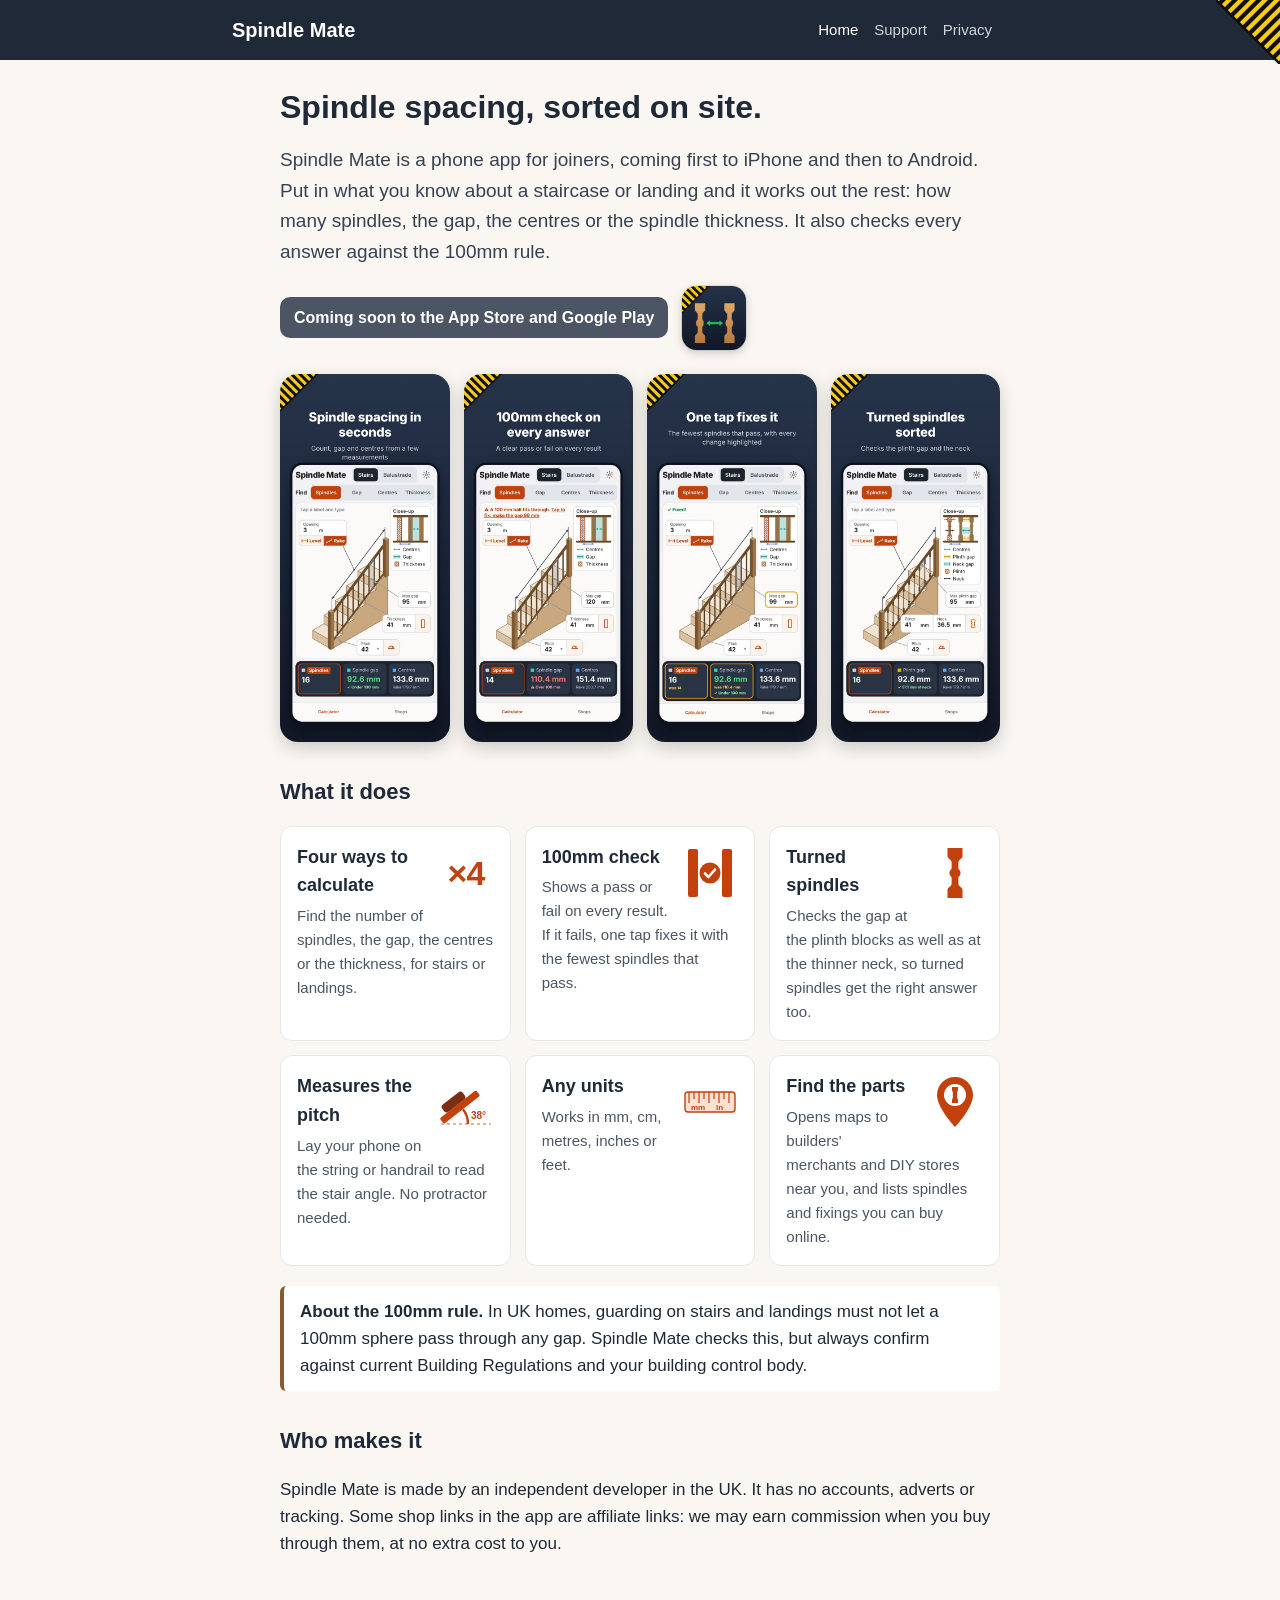
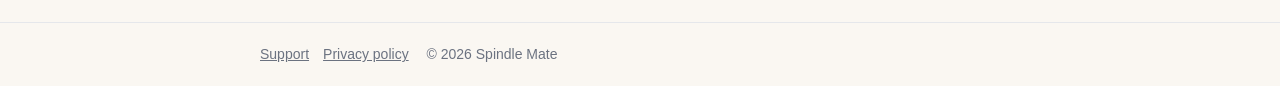
<file: docs/index.html>
<!DOCTYPE html>
<html lang="en-GB">
<head>
<meta charset="utf-8">
<meta name="viewport" content="width=device-width, initial-scale=1, viewport-fit=cover">
<meta name="theme-color" content="#1F2937">
<meta name="apple-mobile-web-app-capable" content="yes">
<meta name="apple-mobile-web-app-status-bar-style" content="black-translucent">
<title>Spindle Mate – spindle spacing calculator for joiners</title>
<meta name="description" content="Spindle Mate, for iPhone and Android, works out spindle spacing for stairs and landings, checks the 100mm rule, and finds the parts you need. Built for joiners.">
<!-- Awin: Spindle Mate promotional space -->
<meta name="awin-verification" content="Awin">
<link rel="stylesheet" href="style.css">
<link rel="icon" href="img/icon.png">
<link rel="apple-touch-icon" href="img/icon.png">
</head>
<body>
<header><svg class="hazard" aria-hidden="true" viewBox="0 0 64 64" width="64" height="64"><defs><clipPath id="hz"><path d="M64,0 V64 L0,0 Z"/></clipPath></defs><g clip-path="url(#hz)"><rect width="64" height="64" fill="#FACC15"/><path d="M4,0 h6 l-70,70 h-6 Z" fill="#111111"/><path d="M16,0 h6 l-70,70 h-6 Z" fill="#111111"/><path d="M28,0 h6 l-70,70 h-6 Z" fill="#111111"/><path d="M40,0 h6 l-70,70 h-6 Z" fill="#111111"/><path d="M52,0 h6 l-70,70 h-6 Z" fill="#111111"/><path d="M64,0 h6 l-70,70 h-6 Z" fill="#111111"/><path d="M76,0 h6 l-70,70 h-6 Z" fill="#111111"/><path d="M88,0 h6 l-70,70 h-6 Z" fill="#111111"/><path d="M100,0 h6 l-70,70 h-6 Z" fill="#111111"/><path d="M112,0 h6 l-70,70 h-6 Z" fill="#111111"/><path d="M124,0 h6 l-70,70 h-6 Z" fill="#111111"/><path d="M136,0 h6 l-70,70 h-6 Z" fill="#111111"/></g><line x1="-1" y1="-1" x2="65" y2="65" stroke="#111111" stroke-width="2.5"/></svg><div class="wrap">
  <a class="brand" href="./">Spindle Mate</a>
  <nav><a href="./" aria-current="page">Home</a><a href="support.html">Support</a><a href="privacy.html">Privacy</a></nav>
</div></header>
<main class="wrap">
  <h1>Spindle spacing, sorted on site.</h1>
  <p class="lead">Spindle Mate is a phone app for joiners, coming first to iPhone and then to Android. Put in what you know about a staircase or landing and it works out the rest: how many spindles, the gap, the centres or the spindle thickness. It also checks every answer against the 100mm rule.</p>
  <div class="launch"><span class="badge soon">Coming soon to the App Store and Google Play</span><img src="img/icon.png" width="64" height="64" alt="Spindle Mate app icon" class="appicon"></div>

  <div class="shots" aria-label="Screenshots">
    <img src="img/screen1.jpg" width="300" height="652" alt="Spindle spacing in seconds: 16 spindles, a 92.6 mm gap passing the 100 mm check">
    <img src="img/screen2.jpg" width="300" height="652" alt="100 mm check on every answer: a 110.4 mm gap failing, with Tap to fix">
    <img src="img/screen3.jpg" width="300" height="652" alt="One tap fixes it: now 16 spindles, the changed boxes highlighted">
    <img src="img/screen4.jpg" width="300" height="652" alt="Turned spindles: plinth gap with the gap at the neck checked">
  </div>

  <h2>What it does</h2>
  <div class="grid">
    <div class="card feature"><svg class="glyph" aria-hidden="true" viewBox="0 0 56 56" width="56" height="56"><text x="28" y="40" text-anchor="middle" font-family="-apple-system,BlinkMacSystemFont,Segoe UI,Roboto,Helvetica,Arial,sans-serif" font-size="34" font-weight="800" fill="#C2410C" letter-spacing="-1">×4</text></svg><h3>Four ways to calculate</h3><p>Find the number of spindles, the gap, the centres or the thickness, for stairs or landings.</p></div>
    <div class="card feature"><svg class="glyph" aria-hidden="true" viewBox="0 0 56 56" width="56" height="56"><rect x="6" y="4" width="10" height="48" rx="2" fill="#C2410C"/><rect x="40" y="4" width="10" height="48" rx="2" fill="#C2410C"/><circle cx="28" cy="28" r="10.5" fill="#C2410C"/><path d="M23,28.5 l3.5,3.5 l6.5,-7.5" fill="none" stroke="#fff" stroke-width="2.6" stroke-linecap="round" stroke-linejoin="round"/></svg><h3>100mm check</h3><p>Shows a pass or fail on every result. If it fails, one tap fixes it with the fewest spindles that pass.</p></div>
    <div class="card feature"><svg class="glyph" aria-hidden="true" viewBox="0 0 56 56" width="56" height="56"><path d="M20.5,3 h15 v8.5 C35.5,13.5 31.375,14.5 31.375,17.5 L31.375,24.0 C34.3,26.0 34.3,30.0 31.375,32.0 L31.375,38.5 C31.375,41.5 35.5,42.5 35.5,44.5 v8.5 h-15 v-8.5 C20.5,42.5 24.625,41.5 24.625,38.5 L24.625,32.0 C21.7,30.0 21.7,26.0 24.625,24.0 L24.625,17.5 C24.625,14.5 20.5,13.5 20.5,11.5 Z" fill="#C2410C"/></svg><h3>Turned spindles</h3><p>Checks the gap at the plinth blocks as well as at the thinner neck, so turned spindles get the right answer too.</p></div>
    <div class="card feature"><svg class="glyph" aria-hidden="true" viewBox="0 0 56 56" width="56" height="56"><line x1="3" y1="50" x2="53" y2="50" stroke="#C2410C" stroke-width="2" stroke-dasharray="3 3" opacity=".4"/><g transform="rotate(-38 6 50)"><rect x="6" y="43" width="46" height="7" rx="1.5" fill="#C2410C"/><rect x="14" y="34" width="26" height="9" rx="3" fill="#7C2D12"/></g><path d="M30,50 A24,24 0 0 0 25,35.3" fill="none" stroke="#C2410C" stroke-width="2.4"/><text x="33" y="45" font-family="-apple-system,Helvetica,Arial" font-size="10" font-weight="800" fill="#C2410C">38°</text></svg><h3>Measures the pitch</h3><p>Lay your phone on the string or handrail to read the stair angle. No protractor needed.</p></div>
    <div class="card feature"><svg class="glyph" aria-hidden="true" viewBox="0 0 56 56" width="56" height="56"><rect x="3" y="18" width="50" height="20" rx="3" fill="#FBE1D1" stroke="#C2410C" stroke-width="1.4"/><line x1="7" y1="18" x2="7" y2="29" stroke="#C2410C" stroke-width="1.2"/><line x1="12" y1="18" x2="12" y2="25" stroke="#C2410C" stroke-width="1.2"/><line x1="17" y1="18" x2="17" y2="29" stroke="#C2410C" stroke-width="1.2"/><line x1="22" y1="18" x2="22" y2="25" stroke="#C2410C" stroke-width="1.2"/><line x1="27" y1="18" x2="27" y2="29" stroke="#C2410C" stroke-width="1.2"/><line x1="32" y1="18" x2="32" y2="25" stroke="#C2410C" stroke-width="1.2"/><line x1="37" y1="18" x2="37" y2="29" stroke="#C2410C" stroke-width="1.2"/><line x1="42" y1="18" x2="42" y2="25" stroke="#C2410C" stroke-width="1.2"/><line x1="47" y1="18" x2="47" y2="29" stroke="#C2410C" stroke-width="1.2"/><text x="9" y="35.5" font-family="-apple-system,Helvetica,Arial" font-size="8" font-weight="800" fill="#C2410C">mm</text><text x="34" y="35.5" font-family="-apple-system,Helvetica,Arial" font-size="8" font-weight="800" fill="#C2410C">in</text></svg><h3>Any units</h3><p>Works in mm, cm, metres, inches or feet.</p></div>
    <div class="card feature"><svg class="glyph" aria-hidden="true" viewBox="0 0 56 56" width="56" height="56"><path d="M28,53 C28,53 10,34 10,21 A18,18 0 0 1 46,21 C46,34 28,53 28,53 Z" fill="#C2410C"/><circle cx="28" cy="21" r="11" fill="#fff"/><path d="M25.0,13 h6 v2.72 C31.0,17.72 29.35,18.72 29.35,21.72 L29.35,17.0 C30.52,19.0 30.52,23.0 29.35,25.0 L29.35,20.28 C29.35,23.28 31.0,24.28 31.0,26.28 v2.72 h-6 v-2.72 C25.0,24.28 26.65,23.28 26.65,20.28 L26.65,25.0 C25.48,23.0 25.48,19.0 26.65,17.0 L26.65,21.72 C26.65,18.72 25.0,17.72 25.0,15.72 Z" fill="#C2410C"/></svg><h3>Find the parts</h3><p>Opens maps to builders' merchants and DIY stores near you, and lists spindles and fixings you can buy online.</p></div>
  </div>

  <div class="note">
    <strong>About the 100mm rule.</strong> In UK homes, guarding on stairs and landings must not let a 100mm sphere pass through any gap. Spindle Mate checks this, but always confirm against current Building Regulations and your building control body.
  </div>

  <h2>Who makes it</h2>
  <p>Spindle Mate is made by an independent developer in the UK. It has no accounts, adverts or tracking. Some shop links in the app are affiliate links: we may earn commission when you buy through them, at no extra cost to you.</p>
</main>
<footer><div class="wrap">
  <a href="support.html">Support</a><a href="privacy.html">Privacy policy</a>
  <span>© 2026 Spindle Mate</span>
</div></footer>
</body>
</html>
</file>
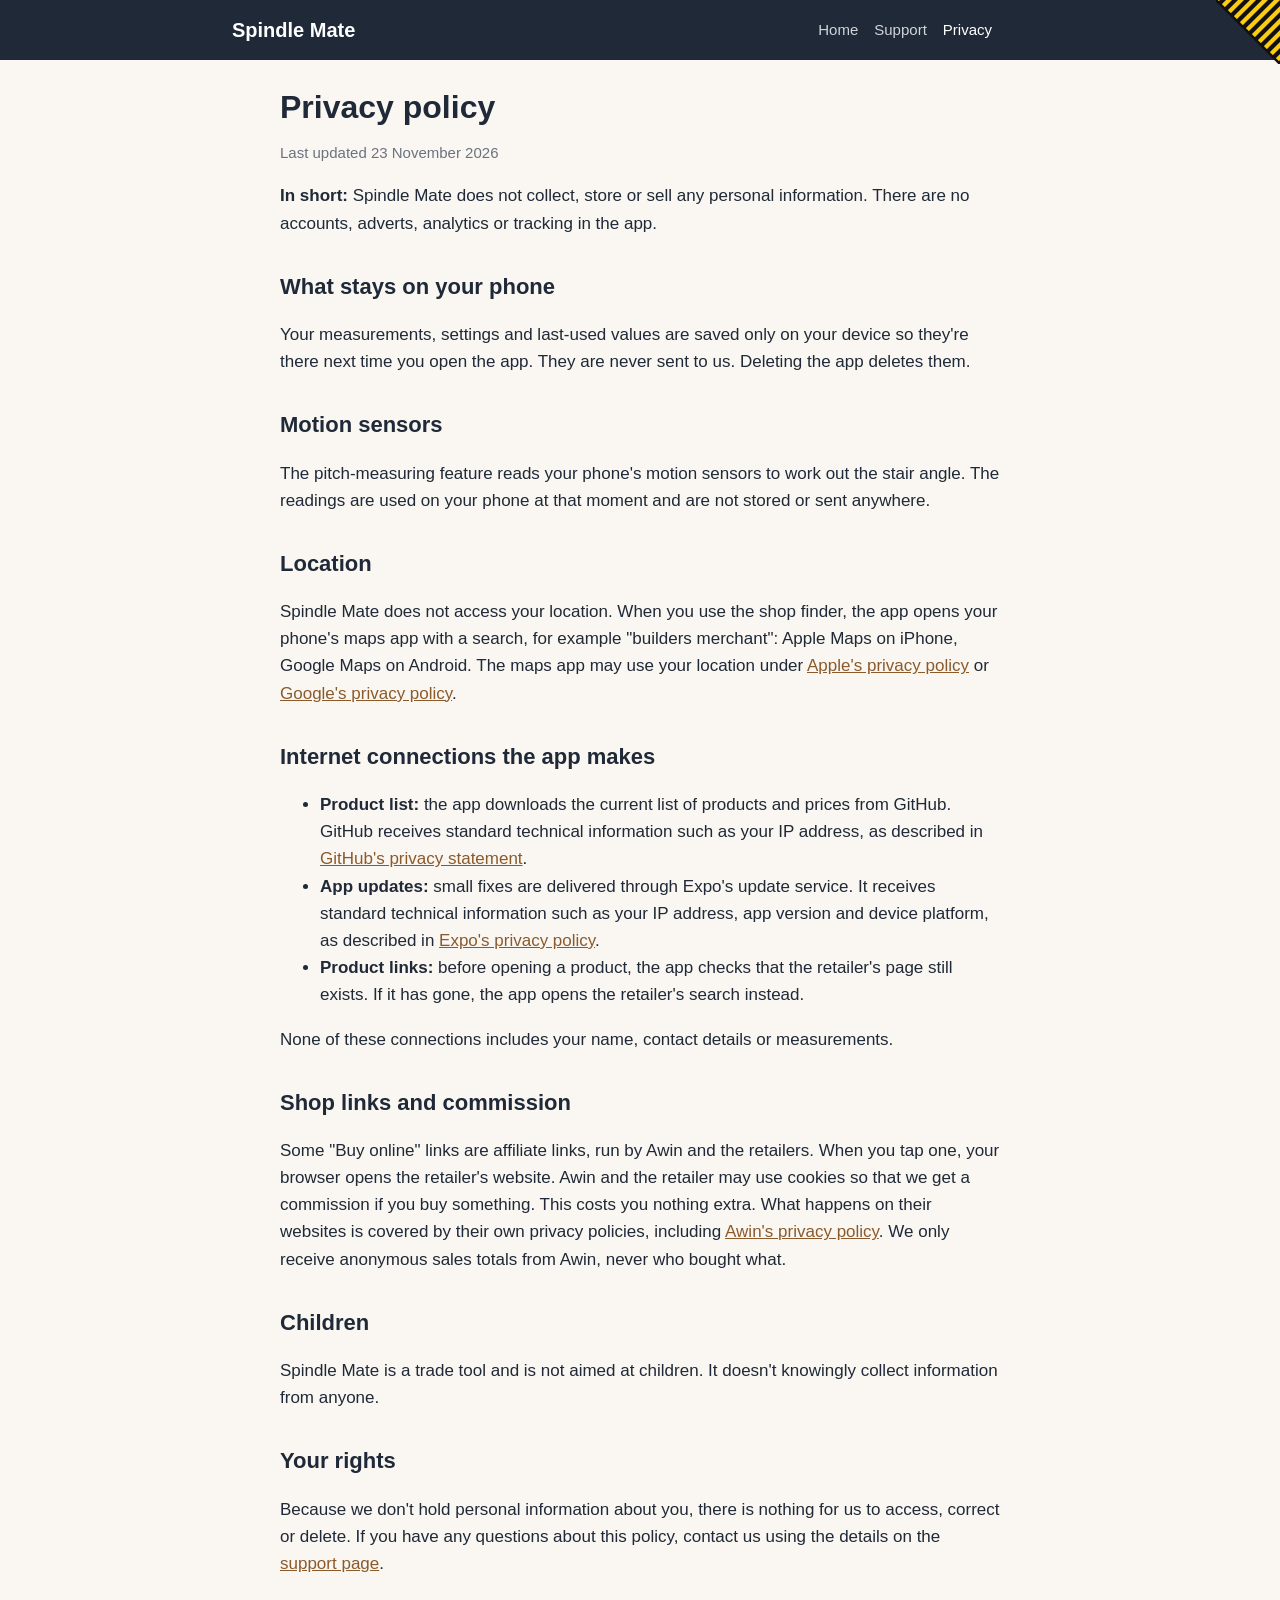
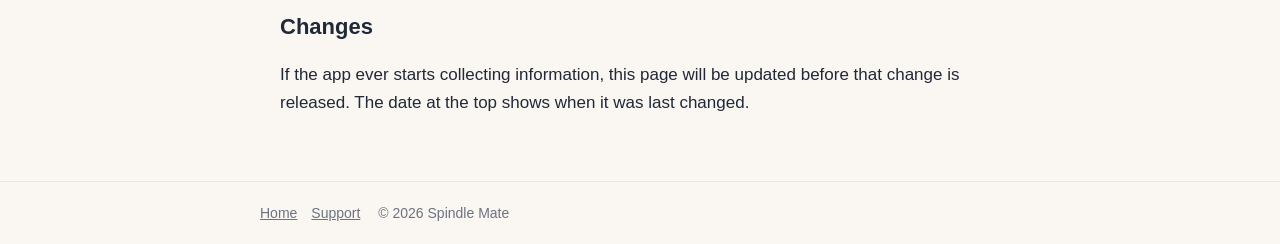
<file: docs/privacy.html>
<!DOCTYPE html>
<html lang="en-GB">
<head>
<meta charset="utf-8">
<meta name="viewport" content="width=device-width, initial-scale=1, viewport-fit=cover">
<meta name="theme-color" content="#1F2937">
<meta name="apple-mobile-web-app-capable" content="yes">
<meta name="apple-mobile-web-app-status-bar-style" content="black-translucent">
<title>Privacy policy – Spindle Mate</title>
<link rel="stylesheet" href="style.css">
<link rel="icon" href="img/icon.png">
<link rel="apple-touch-icon" href="img/icon.png">
</head>
<body>
<header><svg class="hazard" aria-hidden="true" viewBox="0 0 64 64" width="64" height="64"><defs><clipPath id="hz"><path d="M64,0 V64 L0,0 Z"/></clipPath></defs><g clip-path="url(#hz)"><rect width="64" height="64" fill="#FACC15"/><path d="M4,0 h6 l-70,70 h-6 Z" fill="#111111"/><path d="M16,0 h6 l-70,70 h-6 Z" fill="#111111"/><path d="M28,0 h6 l-70,70 h-6 Z" fill="#111111"/><path d="M40,0 h6 l-70,70 h-6 Z" fill="#111111"/><path d="M52,0 h6 l-70,70 h-6 Z" fill="#111111"/><path d="M64,0 h6 l-70,70 h-6 Z" fill="#111111"/><path d="M76,0 h6 l-70,70 h-6 Z" fill="#111111"/><path d="M88,0 h6 l-70,70 h-6 Z" fill="#111111"/><path d="M100,0 h6 l-70,70 h-6 Z" fill="#111111"/><path d="M112,0 h6 l-70,70 h-6 Z" fill="#111111"/><path d="M124,0 h6 l-70,70 h-6 Z" fill="#111111"/><path d="M136,0 h6 l-70,70 h-6 Z" fill="#111111"/></g><line x1="-1" y1="-1" x2="65" y2="65" stroke="#111111" stroke-width="2.5"/></svg><div class="wrap">
  <a class="brand" href="./">Spindle Mate</a>
  <nav><a href="./">Home</a><a href="support.html">Support</a><a href="privacy.html" aria-current="page">Privacy</a></nav>
</div></header>
<main class="wrap">
  <h1>Privacy policy</h1>
  <p class="muted">Last updated 23 November 2026</p>

  <p><strong>In short:</strong> Spindle Mate does not collect, store or sell any personal information. There are no accounts, adverts, analytics or tracking in the app.</p>

  <h2>What stays on your phone</h2>
  <p>Your measurements, settings and last-used values are saved only on your device so they're there next time you open the app. They are never sent to us. Deleting the app deletes them.</p>

  <h2>Motion sensors</h2>
  <p>The pitch-measuring feature reads your phone's motion sensors to work out the stair angle. The readings are used on your phone at that moment and are not stored or sent anywhere.</p>

  <h2>Location</h2>
  <p>Spindle Mate does not access your location. When you use the shop finder, the app opens your phone's maps app with a search, for example "builders merchant": Apple Maps on iPhone, Google Maps on Android. The maps app may use your location under <a href="https://www.apple.com/legal/privacy/">Apple's privacy policy</a> or <a href="https://policies.google.com/privacy">Google's privacy policy</a>.</p>

  <h2>Internet connections the app makes</h2>
  <ul>
    <li><strong>Product list:</strong> the app downloads the current list of products and prices from GitHub. GitHub receives standard technical information such as your IP address, as described in <a href="https://docs.github.com/en/site-policy/privacy-policies/github-general-privacy-statement">GitHub's privacy statement</a>.</li>
    <li><strong>App updates:</strong> small fixes are delivered through Expo's update service. It receives standard technical information such as your IP address, app version and device platform, as described in <a href="https://expo.dev/privacy">Expo's privacy policy</a>.</li>
    <li><strong>Product links:</strong> before opening a product, the app checks that the retailer's page still exists. If it has gone, the app opens the retailer's search instead.</li>
  </ul>
  <p>None of these connections includes your name, contact details or measurements.</p>

  <h2>Shop links and commission</h2>
  <p>Some "Buy online" links are affiliate links, run by Awin and the retailers. When you tap one, your browser opens the retailer's website. Awin and the retailer may use cookies so that we get a commission if you buy something. This costs you nothing extra. What happens on their websites is covered by their own privacy policies, including <a href="https://www.awin.com/gb/privacy">Awin's privacy policy</a>. We only receive anonymous sales totals from Awin, never who bought what.</p>

  <h2>Children</h2>
  <p>Spindle Mate is a trade tool and is not aimed at children. It doesn't knowingly collect information from anyone.</p>

  <h2>Your rights</h2>
  <p>Because we don't hold personal information about you, there is nothing for us to access, correct or delete. If you have any questions about this policy, contact us using the details on the <a href="support.html">support page</a>.</p>

  <h2>Changes</h2>
  <p>If the app ever starts collecting information, this page will be updated before that change is released. The date at the top shows when it was last changed.</p>
</main>
<footer><div class="wrap">
  <a href="./">Home</a><a href="support.html">Support</a>
  <span>© 2026 Spindle Mate</span>
</div></footer>
</body>
</html>
</file>
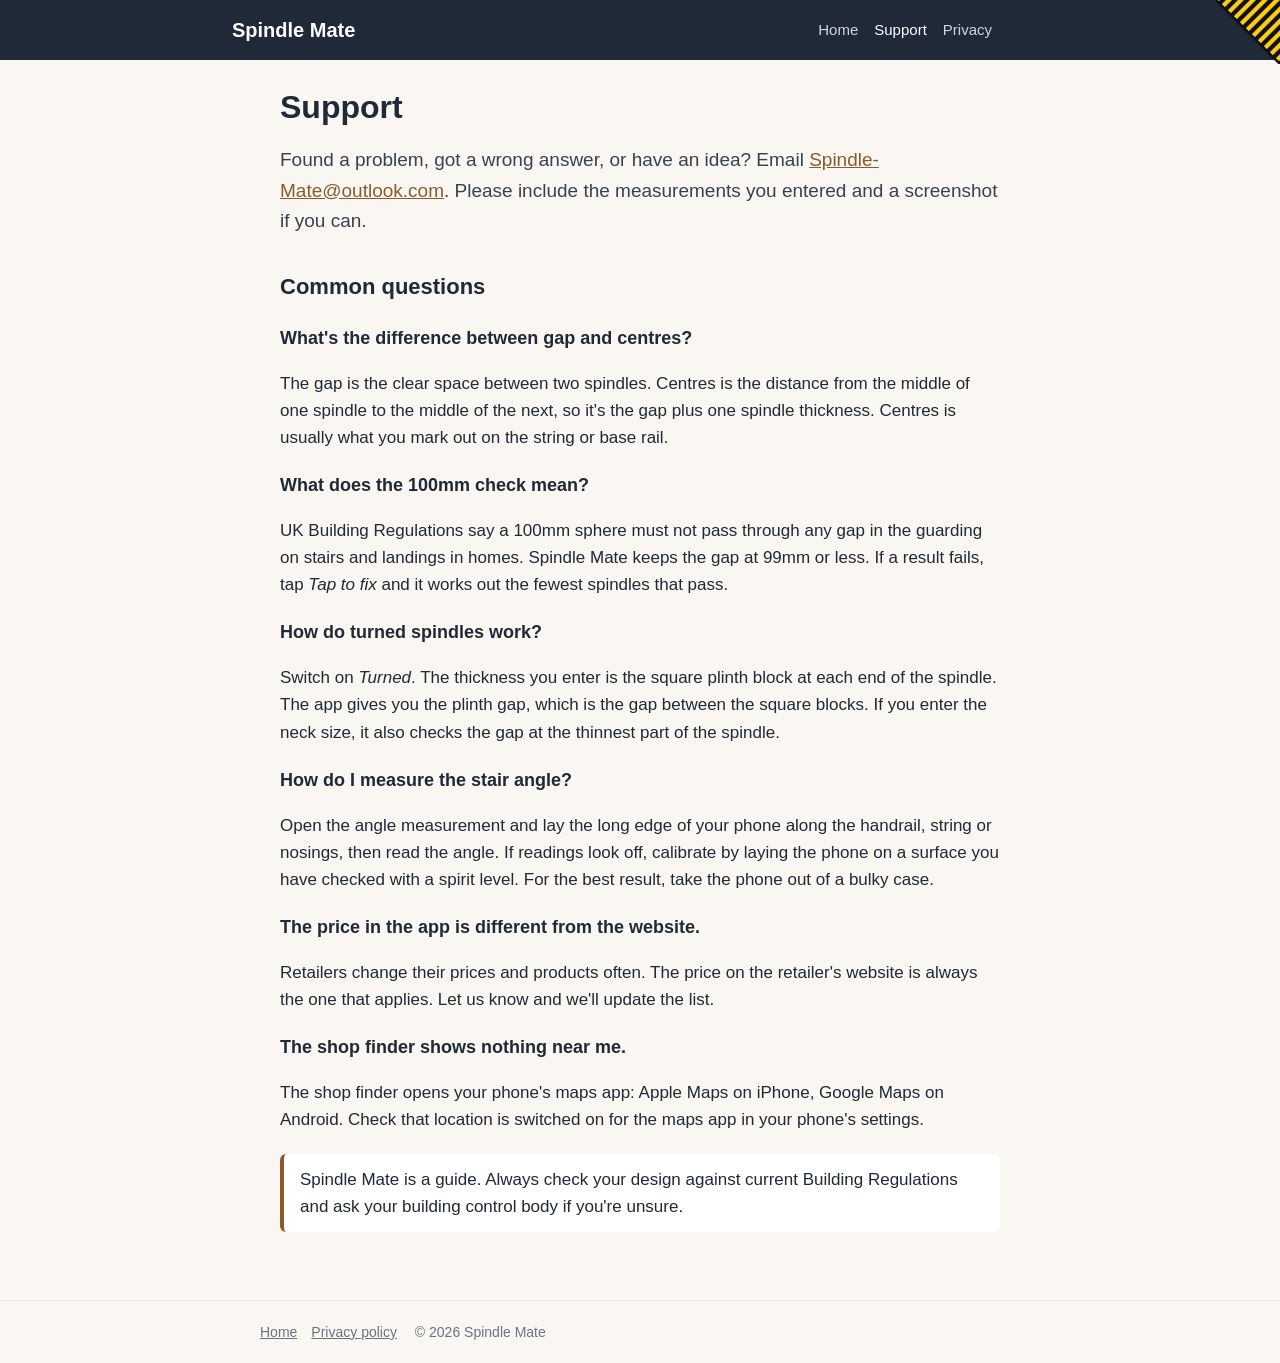
<file: docs/support.html>
<!DOCTYPE html>
<html lang="en-GB">
<head>
<meta charset="utf-8">
<meta name="viewport" content="width=device-width, initial-scale=1, viewport-fit=cover">
<meta name="theme-color" content="#1F2937">
<meta name="apple-mobile-web-app-capable" content="yes">
<meta name="apple-mobile-web-app-status-bar-style" content="black-translucent">
<title>Support – Spindle Mate</title>
<link rel="stylesheet" href="style.css">
<link rel="icon" href="img/icon.png">
<link rel="apple-touch-icon" href="img/icon.png">
</head>
<body>
<header><svg class="hazard" aria-hidden="true" viewBox="0 0 64 64" width="64" height="64"><defs><clipPath id="hz"><path d="M64,0 V64 L0,0 Z"/></clipPath></defs><g clip-path="url(#hz)"><rect width="64" height="64" fill="#FACC15"/><path d="M4,0 h6 l-70,70 h-6 Z" fill="#111111"/><path d="M16,0 h6 l-70,70 h-6 Z" fill="#111111"/><path d="M28,0 h6 l-70,70 h-6 Z" fill="#111111"/><path d="M40,0 h6 l-70,70 h-6 Z" fill="#111111"/><path d="M52,0 h6 l-70,70 h-6 Z" fill="#111111"/><path d="M64,0 h6 l-70,70 h-6 Z" fill="#111111"/><path d="M76,0 h6 l-70,70 h-6 Z" fill="#111111"/><path d="M88,0 h6 l-70,70 h-6 Z" fill="#111111"/><path d="M100,0 h6 l-70,70 h-6 Z" fill="#111111"/><path d="M112,0 h6 l-70,70 h-6 Z" fill="#111111"/><path d="M124,0 h6 l-70,70 h-6 Z" fill="#111111"/><path d="M136,0 h6 l-70,70 h-6 Z" fill="#111111"/></g><line x1="-1" y1="-1" x2="65" y2="65" stroke="#111111" stroke-width="2.5"/></svg><div class="wrap">
  <a class="brand" href="./">Spindle Mate</a>
  <nav><a href="./">Home</a><a href="support.html" aria-current="page">Support</a><a href="privacy.html">Privacy</a></nav>
</div></header>
<main class="wrap">
  <h1>Support</h1>
  <p class="lead">Found a problem, got a wrong answer, or have an idea? Email <a href="mailto:Spindle-Mate@outlook.com">Spindle-Mate@outlook.com</a>. Please include the measurements you entered and a screenshot if you can.</p>

  <h2>Common questions</h2>

  <h3>What's the difference between gap and centres?</h3>
  <p>The gap is the clear space between two spindles. Centres is the distance from the middle of one spindle to the middle of the next, so it's the gap plus one spindle thickness. Centres is usually what you mark out on the string or base rail.</p>

  <h3>What does the 100mm check mean?</h3>
  <p>UK Building Regulations say a 100mm sphere must not pass through any gap in the guarding on stairs and landings in homes. Spindle Mate keeps the gap at 99mm or less. If a result fails, tap <em>Tap to fix</em> and it works out the fewest spindles that pass.</p>

  <h3>How do turned spindles work?</h3>
  <p>Switch on <em>Turned</em>. The thickness you enter is the square plinth block at each end of the spindle. The app gives you the plinth gap, which is the gap between the square blocks. If you enter the neck size, it also checks the gap at the thinnest part of the spindle.</p>

  <h3>How do I measure the stair angle?</h3>
  <p>Open the angle measurement and lay the long edge of your phone along the handrail, string or nosings, then read the angle. If readings look off, calibrate by laying the phone on a surface you have checked with a spirit level. For the best result, take the phone out of a bulky case.</p>

  <h3>The price in the app is different from the website.</h3>
  <p>Retailers change their prices and products often. The price on the retailer's website is always the one that applies. Let us know and we'll update the list.</p>

  <h3>The shop finder shows nothing near me.</h3>
  <p>The shop finder opens your phone's maps app: Apple Maps on iPhone, Google Maps on Android. Check that location is switched on for the maps app in your phone's settings.</p>

  <div class="note">Spindle Mate is a guide. Always check your design against current Building Regulations and ask your building control body if you're unsure.</div>
</main>
<footer><div class="wrap">
  <a href="./">Home</a><a href="privacy.html">Privacy policy</a>
  <span>© 2026 Spindle Mate</span>
</div></footer>
</body>
</html>
</file>
<file: docs/style.css>
:root { --wood: #8B5A2B; --ink: #1F2937; --muted: #6B7280; --line: #E5E7EB; --bg: #FAF7F2; --green: #15803D; }
* { box-sizing: border-box; }
body { margin: 0; font: 17px/1.6 -apple-system, BlinkMacSystemFont, "Segoe UI", Roboto, Helvetica, Arial, sans-serif; color: var(--ink); background: var(--bg); }
header { background: var(--ink); color: #fff; padding: 14px 20px; }
header .wrap { display: flex; align-items: center; justify-content: space-between; gap: 12px; flex-wrap: wrap; }
header a.brand { color: #fff; text-decoration: none; font-weight: 700; font-size: 20px; display: flex; align-items: center; gap: 10px; }
nav a { color: #D1D5DB; text-decoration: none; margin-left: 16px; font-size: 15px; }
nav a:hover, nav a[aria-current] { color: #fff; }
.wrap { max-width: 760px; margin: 0 auto; }
main { padding: 28px 20px 48px; }
h1 { font-size: 32px; line-height: 1.2; margin: 0 0 12px; }
h2 { font-size: 22px; margin: 32px 0 8px; }
h3 { font-size: 18px; margin: 20px 0 4px; }
p, li { color: var(--ink); }
.lead { font-size: 19px; color: #374151; }
.muted { color: var(--muted); font-size: 15px; }
a { color: var(--wood); }
.badge { display: inline-block; background: #000; color: #fff; border-radius: 10px; padding: 10px 18px; text-decoration: none; font-weight: 600; margin: 8px 0 4px; }
.badge.soon { background: #4B5563; cursor: default; }
.grid { display: grid; grid-template-columns: repeat(auto-fit, minmax(210px, 1fr)); gap: 14px; margin-top: 16px; }
.card { background: #fff; border: 1px solid var(--line); border-radius: 12px; padding: 16px; }
.card h3 { margin-top: 0; }
.card p { margin: 0; font-size: 15px; color: #4B5563; }
.note { background: #fff; border-left: 4px solid var(--wood); padding: 12px 16px; border-radius: 6px; margin: 20px 0; }
footer { border-top: 1px solid var(--line); padding: 20px; font-size: 14px; color: var(--muted); }
footer a { color: var(--muted); margin-right: 14px; }
.shots { display: flex; gap: 14px; overflow-x: auto; scroll-snap-type: x mandatory; margin: 24px 0 8px; padding: 0 0 8px; }
.shots img { flex: none; width: 230px; height: auto; border-radius: 18px; scroll-snap-align: start; box-shadow: 0 6px 18px rgba(0,0,0,.18); }
@media (min-width: 760px) { .shots { overflow: visible; margin: 24px 0 8px; padding: 0; } .shots img { flex: 1; width: 0; } }
header { position: relative; padding-right: 76px; padding-top: calc(14px + env(safe-area-inset-top)); }
html { background: #1F2937; }
body { min-height: 100vh; }
.hazard { position: absolute; top: 0; right: 0; width: 64px; height: 64px; }
.launch { display: flex; align-items: center; gap: 14px; margin: 8px 0 4px; }
.launch .badge { margin: 0; font-size: 16px; line-height: 21px; padding: 10px 14px; }
.appicon { border-radius: 22.5%; box-shadow: 0 0 0 0.5px rgba(0,0,0,.15), 0 3px 10px rgba(0,0,0,.18); }
.feature { display: flow-root; }
.feature .glyph { float: right; width: 56px; height: 56px; margin: 2px 0 6px 12px; }
</file>
